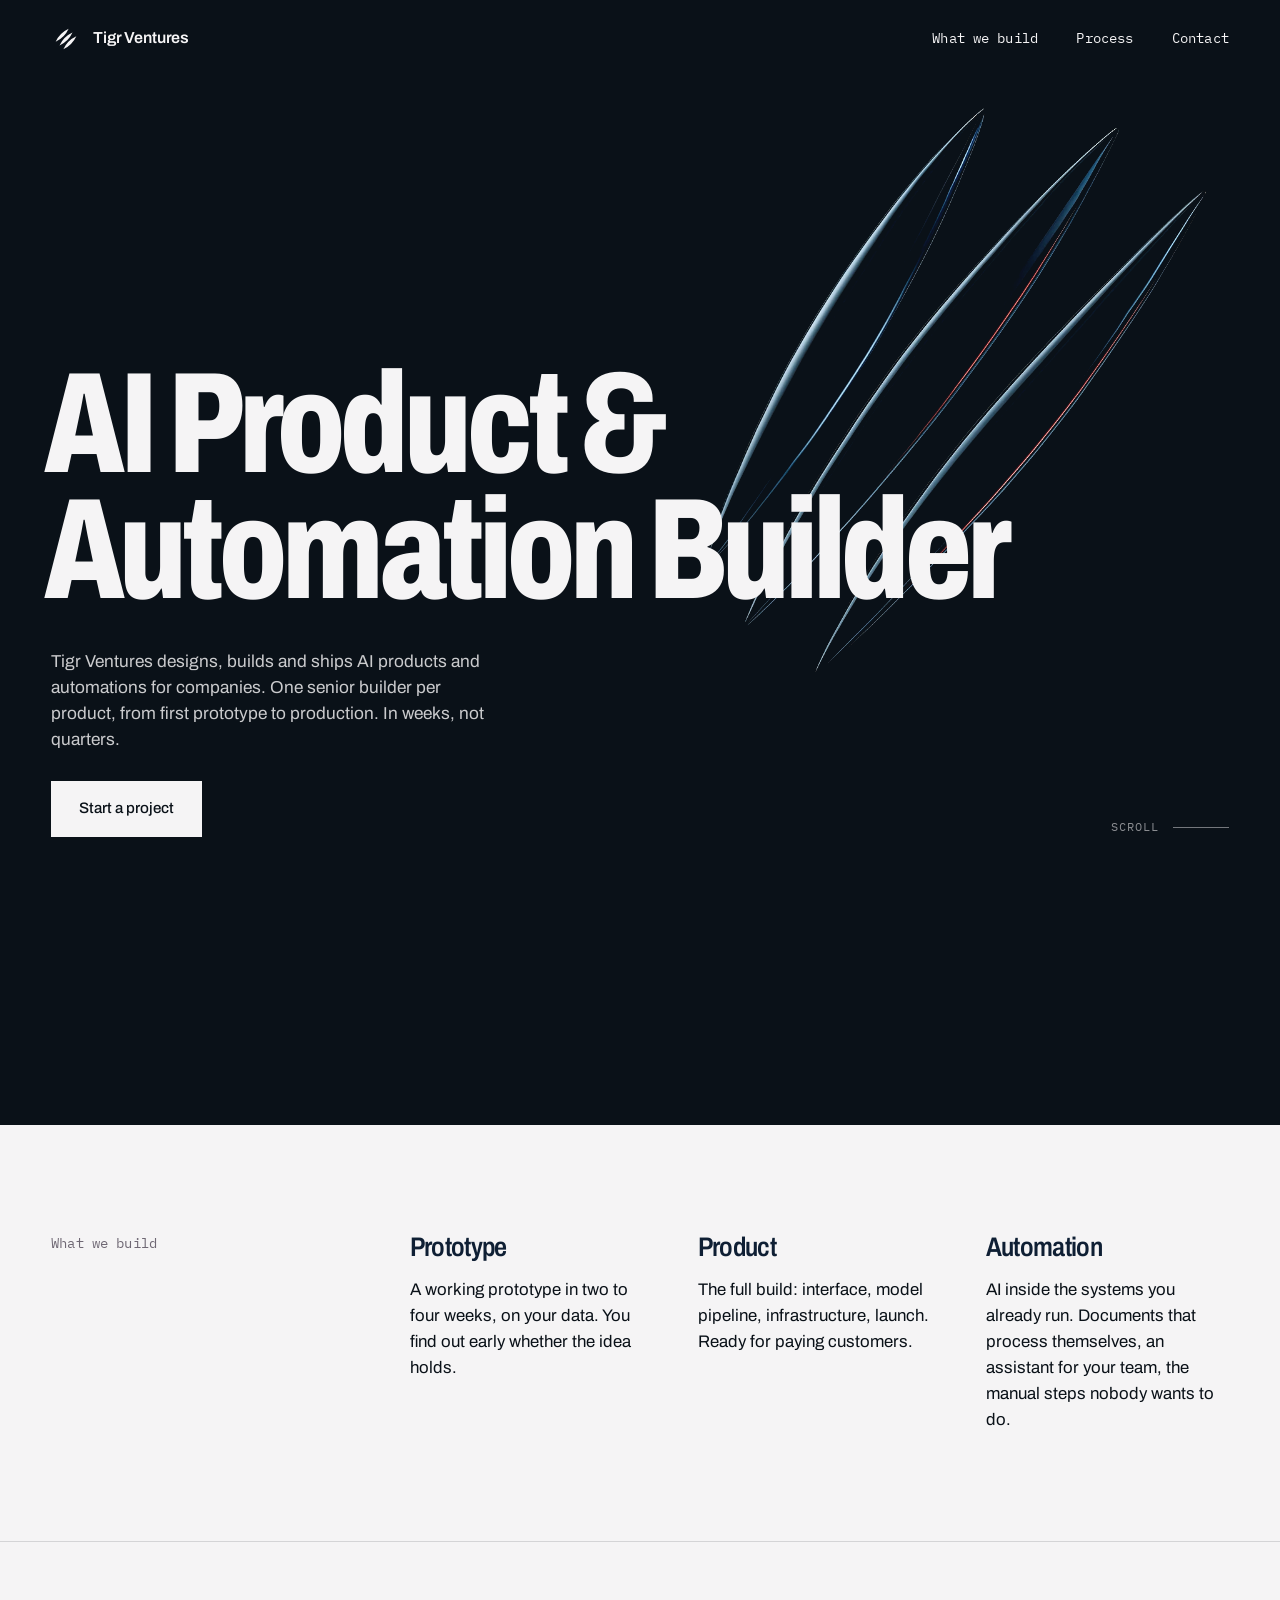
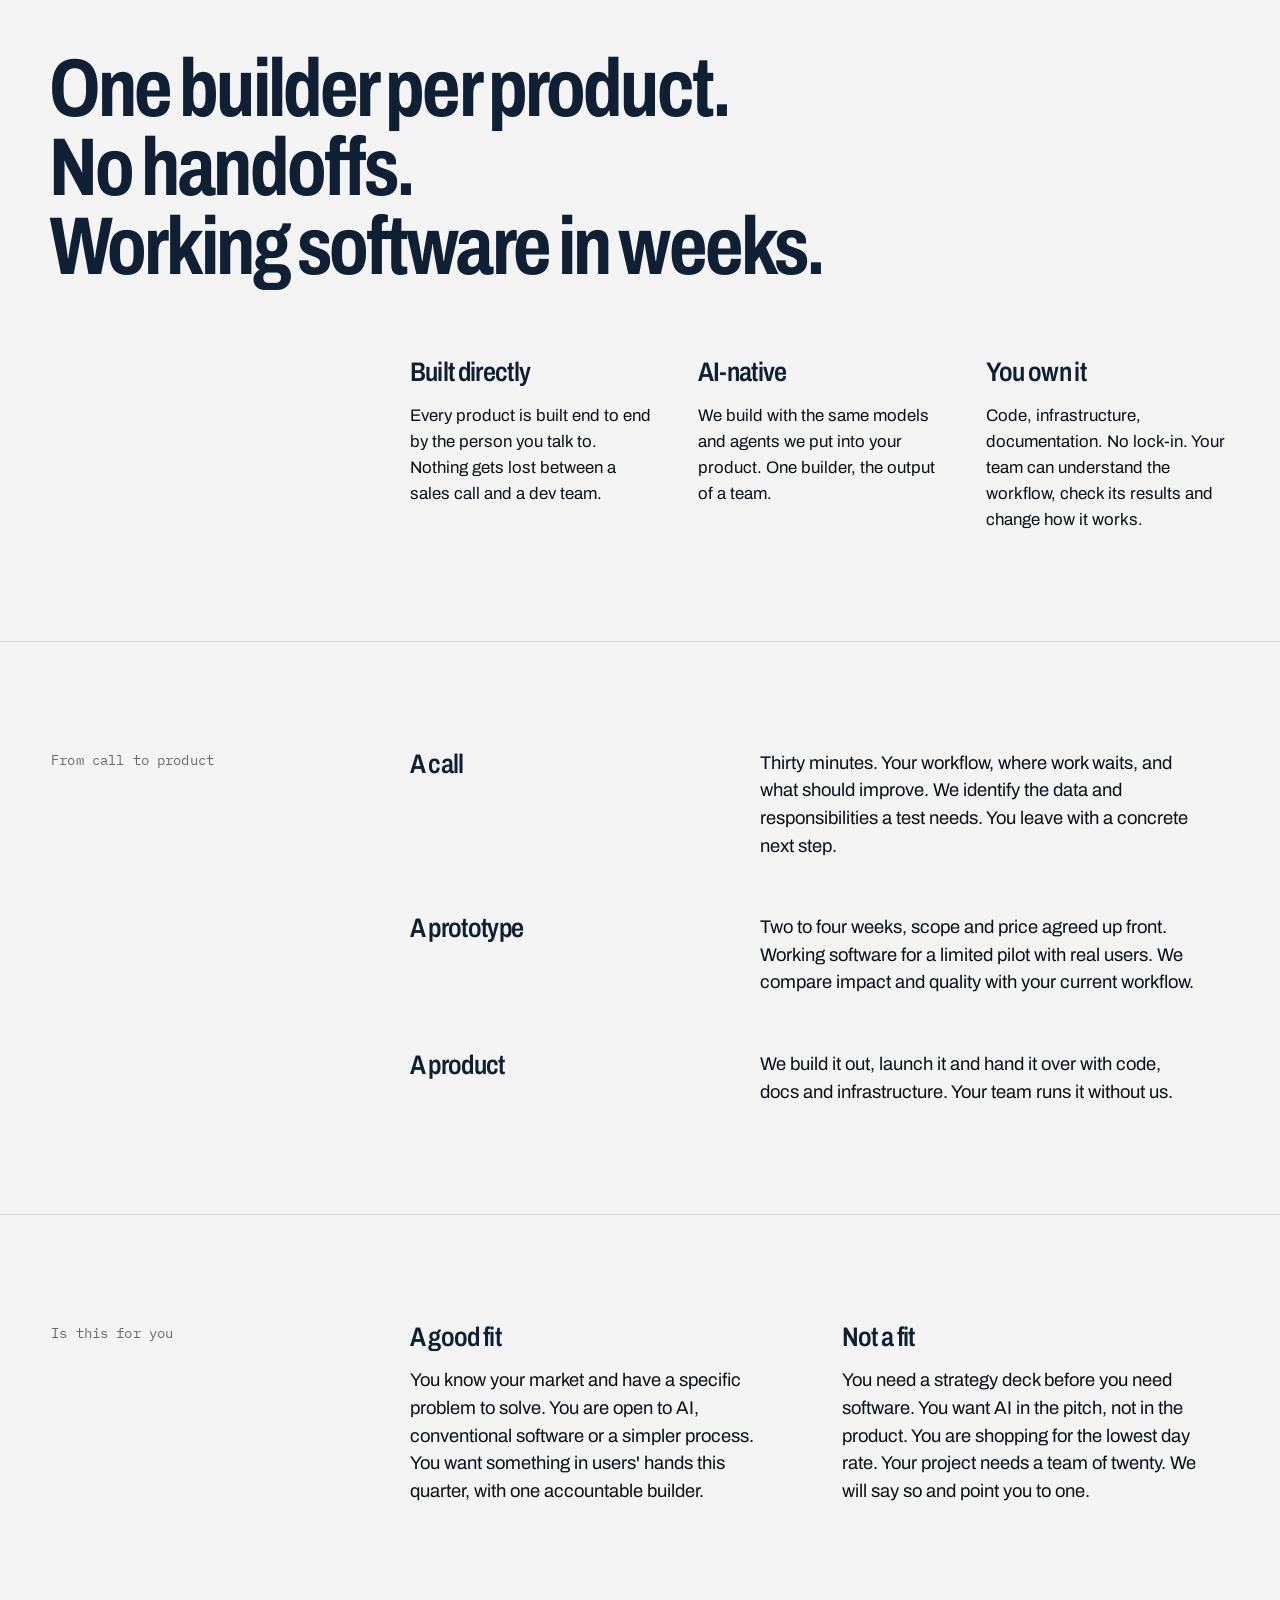
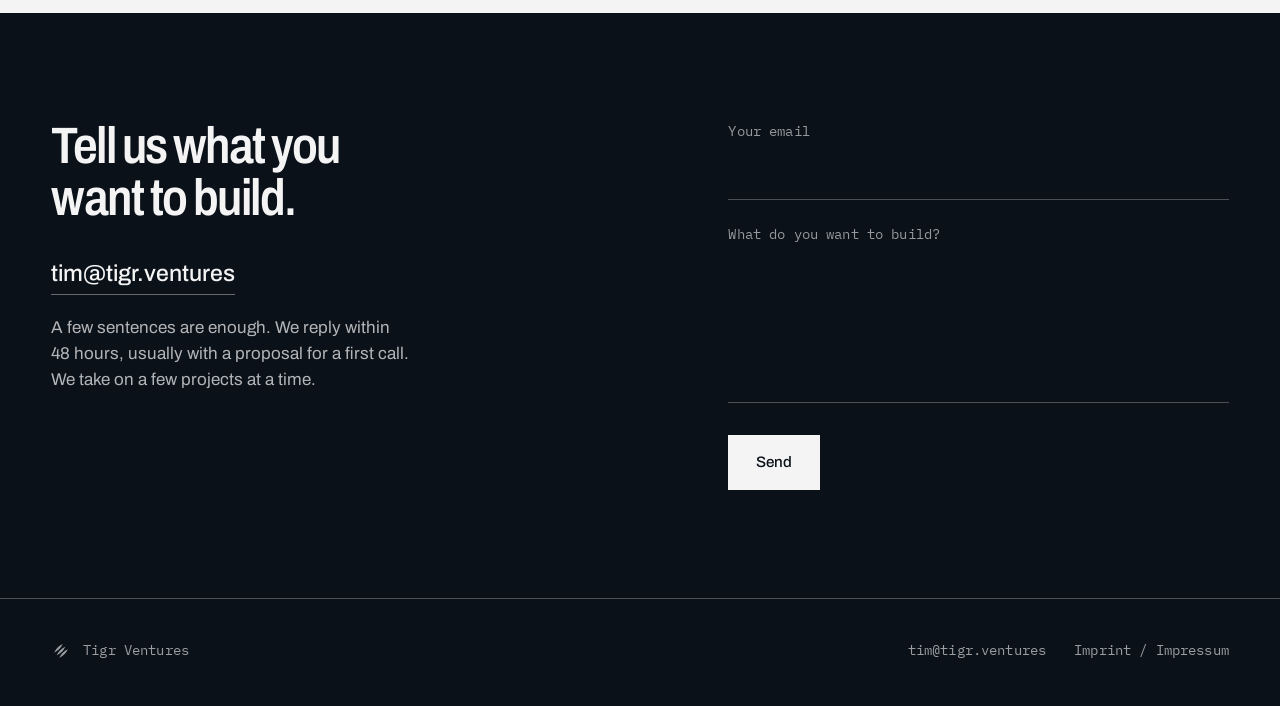
<file: index.html>
<!DOCTYPE html>
<html lang="en" class="no-js">
<head>
    <meta charset="UTF-8">
    <meta name="viewport" content="width=device-width, initial-scale=1.0">
    <meta name="description" content="Tigr Ventures builds AI products and automations for companies. One senior builder per product, from first prototype to production. Kiel, Germany.">
    <meta name="theme-color" content="#0a1118">

    <title>Tigr Ventures | AI Product &amp; Automation Builder</title>

    <meta property="og:title" content="Tigr Ventures | AI Product &amp; Automation Builder">
    <meta property="og:description" content="Tigr Ventures designs, builds and ships AI products and automations for companies. One senior builder per product. In weeks, not quarters.">
    <meta property="og:image" content="https://tigr.ventures/assets/object.webp">
    <meta property="og:type" content="website">
    <meta property="og:url" content="https://tigr.ventures/">

    <link rel="preconnect" href="https://fonts.googleapis.com">
    <link rel="preconnect" href="https://fonts.gstatic.com" crossorigin>
    <link href="https://fonts.googleapis.com/css2?family=Archivo:ital,wdth,wght@0,62..125,300..900;1,62..125,300..900&family=IBM+Plex+Mono:wght@400;500&display=swap" rel="stylesheet">

    <link rel="stylesheet" href="css/styles.css">
    <link rel="icon" type="image/svg+xml" href="assets/favicon.svg">
</head>
<body>
    <svg width="0" height="0" style="position:absolute" aria-hidden="true" focusable="false">
        <symbol id="mark" viewBox="0 0 32 32"><path d="M4.97 18.83 Q14.44 14.44 18.83 4.97 Q9.35 9.35 4.97 18.83 Z M9.07 22.93 Q18.55 18.55 22.93 9.07 Q13.45 13.45 9.07 22.93 Z M13.17 27.03 Q22.65 22.65 27.03 13.17 Q17.56 17.56 13.17 27.03 Z"/></symbol>
    </svg>

    <header class="top" id="top">
        <a href="#" class="brand" aria-label="Tigr Ventures, home">
            <svg class="mark" width="30" height="30" aria-hidden="true"><use href="#mark"/></svg>
            <span>Tigr Ventures</span>
        </a>
        <nav class="top-nav" aria-label="Main">
            <a href="#build">What we build</a>
            <a href="#process">Process</a>
            <a href="#contact">Contact</a>
        </nav>
    </header>

    <main>
        <!-- Hero: pinned stage, sequence scrubbed by scroll -->
        <section class="hero" id="hero">
            <div class="hero-stage">
                <figure class="hero-object" aria-hidden="true">
                    <img class="hero-object-still" src="assets/object.webp" alt="" width="1024" height="1024" fetchpriority="high">
                    <video class="hero-video" muted playsinline loop autoplay preload="none" tabindex="-1"
                           data-src="assets/object-1080.mp4" data-src-small="assets/object-720.mp4"></video>
                </figure>

                <div class="hero-text">
                    <h1 class="hero-title"><span>AI Product &amp;</span> <span>Automation Builder</span></h1>
                    <div class="hero-row">
                        <p class="hero-lead">Tigr Ventures designs, builds and ships AI products and automations for companies. One senior builder per product, from first prototype to production. In weeks, not quarters.</p>
                        <a href="#contact" class="btn">Start a project</a>
                    </div>
                </div>

                <div class="hero-hint" aria-hidden="true"><span>Scroll</span><i></i></div>
            </div>
        </section>

        <!-- What we build -->
        <section class="block" id="build">
            <h2 class="label">What we build</h2>
            <ol class="cols cols-3">
                <li class="reveal">
                    <h3>Prototype</h3>
                    <p>A working prototype in two to four weeks, on your data. You find out early whether the idea holds.</p>
                </li>
                <li class="reveal">
                    <h3>Product</h3>
                    <p>The full build: interface, model pipeline, infrastructure, launch. Ready for paying customers.</p>
                </li>
                <li class="reveal">
                    <h3>Automation</h3>
                    <p>AI inside the systems you already run. Documents that process themselves, an assistant for your team, the manual steps nobody wants to do.</p>
                </li>
            </ol>
        </section>

        <!-- Statement -->
        <section class="statement-block" id="how">
            <p class="statement reveal"><span>One builder per product.</span> <span>No handoffs.</span> <span>Working software in weeks.</span></p>
            <div class="points">
            <dl class="cols cols-3">
                <div class="reveal">
                    <dt>Built directly</dt>
                    <dd>Every product is built end to end by the person you talk to. Nothing gets lost between a sales call and a dev team.</dd>
                </div>
                <div class="reveal">
                    <dt>AI-native</dt>
                    <dd>We build with the same models and agents we put into your product. One builder, the output of a team.</dd>
                </div>
                <div class="reveal">
                    <dt>You own it</dt>
                    <dd>Code, infrastructure, documentation. No lock-in. Your team can understand the workflow, check its results and change how it works.</dd>
                </div>
            </dl>
            </div>
        </section>

        <!-- Process -->
        <section class="block" id="process">
            <h2 class="label">From call to product</h2>
            <ol class="rows">
                <li class="reveal">
                    <h3>A call</h3>
                    <p>Thirty minutes. Your workflow, where work waits, and what should improve. We identify the data and responsibilities a test needs. You leave with a concrete next step.</p>
                </li>
                <li class="reveal">
                    <h3>A prototype</h3>
                    <p>Two to four weeks, scope and price agreed up front. Working software for a limited pilot with real users. We compare impact and quality with your current workflow.</p>
                </li>
                <li class="reveal">
                    <h3>A product</h3>
                    <p>We build it out, launch it and hand it over with code, docs and infrastructure. Your team runs it without us.</p>
                </li>
            </ol>
        </section>

        <!-- Fit -->
        <section class="block" id="fit">
            <h2 class="label">Is this for you</h2>
            <div class="fit">
                <div class="reveal">
                    <h3>A good fit</h3>
                    <p>You know your market and have a specific problem to solve. You are open to AI, conventional software or a simpler process. You want something in users' hands this quarter, with one accountable builder.</p>
                </div>
                <div class="reveal">
                    <h3>Not a fit</h3>
                    <p>You need a strategy deck before you need software. You want AI in the pitch, not in the product. You are shopping for the lowest day rate. Your project needs a team of twenty. We will say so and point you to one.</p>
                </div>
            </div>
        </section>

        <!-- Contact -->
        <section class="contact" id="contact">
            <div class="contact-inner">
                <div class="contact-copy">
                    <h2>Tell us what you want to build.</h2>
                    <a class="contact-mail" href="mailto:tim@tigr.ventures">tim@tigr.ventures</a>
                    <p>A few sentences are enough. We reply within 48 hours, usually with a proposal for a first call. We take on a few projects at a time.</p>
                </div>

                <form class="form" action="https://formspree.io/f/xlgjwyka" method="POST" id="inquiryForm">
                    <div class="field">
                        <label for="email">Your email</label>
                        <input type="email" id="email" name="email" required autocomplete="email">
                    </div>
                    <div class="field">
                        <label for="message">What do you want to build?</label>
                        <textarea id="message" name="message" rows="5" required></textarea>
                    </div>
                    <button type="submit" class="btn">Send</button>
                </form>

                <div class="form-success" id="formSuccess" hidden>
                    <p>Thanks. Your message is in. We will get back to you within 48 hours.</p>
                </div>
            </div>
        </section>
    </main>

    <footer class="footer">
        <div class="footer-inner">
            <p class="footer-brand">
                <svg class="mark" width="20" height="20" aria-hidden="true"><use href="#mark"/></svg>
                <span>Tigr Ventures</span>
            </p>
            <p class="footer-links">
                <a href="mailto:tim@tigr.ventures">tim@tigr.ventures</a>
                <a href="#imprint" id="imprintLink">Imprint / Impressum</a>
            </p>
        </div>
    </footer>

    <!-- Imprint / Impressum Modal -->
    <div class="modal" id="imprintModal" role="dialog" aria-modal="true" aria-labelledby="imprintTitle" hidden>
        <div class="modal-backdrop" data-close></div>
        <div class="modal-dialog" role="document">
            <button type="button" class="modal-close" aria-label="Close" data-close>
                <svg width="20" height="20" viewBox="0 0 20 20" fill="none" aria-hidden="true">
                    <path d="M5 5L15 15M15 5L5 15" stroke="currentColor" stroke-width="1.5" stroke-linecap="round"/>
                </svg>
            </button>
            <h2 class="modal-title" id="imprintTitle">Impressum <span>/ Imprint</span></h2>
            <div class="imprint-grid">
                <div class="imprint-col" lang="de">
                    <h3>Deutsch</h3>
                    <h4>Angaben gemäß § 5 DDG</h4>
                    <p>Tigr Ventures UG (haftungsbeschränkt)<br>Kuhnkestraße 6<br>24118 Kiel<br>Deutschland</p>
                    <h4>Vertreten durch</h4>
                    <p>Geschäftsführer: Tim Grossmann</p>
                    <h4>Kontakt</h4>
                    <p>E-Mail: <a href="mailto:tim@tigr.ventures">tim@tigr.ventures</a></p>
                    <h4>Registereintrag</h4>
                    <p>Eingetragen im Handelsregister<br>Registergericht: Amtsgericht Kiel<br>Registernummer: HRB 25140</p>
                    <h4>Umsatzsteuer-ID</h4>
                    <p>Umsatzsteuer-Identifikationsnummer gemäß § 27a UStG:<br>DE421916464</p>
                    <h4>Verantwortlich für den Inhalt nach § 18 Abs. 2 MStV</h4>
                    <p>Tim Grossmann (Anschrift wie oben)</p>
                </div>
                <div class="imprint-col" lang="en">
                    <h3>English</h3>
                    <h4>Information pursuant to § 5 DDG</h4>
                    <p>Tigr Ventures UG (haftungsbeschränkt)<br>Kuhnkestraße 6<br>24118 Kiel<br>Germany</p>
                    <h4>Represented by</h4>
                    <p>Managing Director: Tim Grossmann</p>
                    <h4>Contact</h4>
                    <p>Email: <a href="mailto:tim@tigr.ventures">tim@tigr.ventures</a></p>
                    <h4>Commercial register</h4>
                    <p>Registered in the commercial register<br>Register court: Local Court (Amtsgericht) Kiel<br>Registration number: HRB 25140</p>
                    <h4>VAT</h4>
                    <p>VAT identification number pursuant to § 27a UStG:<br>DE421916464</p>
                    <h4>Responsible for content pursuant to § 18 (2) MStV</h4>
                    <p>Tim Grossmann (address as above)</p>
                </div>
            </div>
        </div>
    </div>

    <script src="js/main.js"></script>
</body>
</html>
</file>
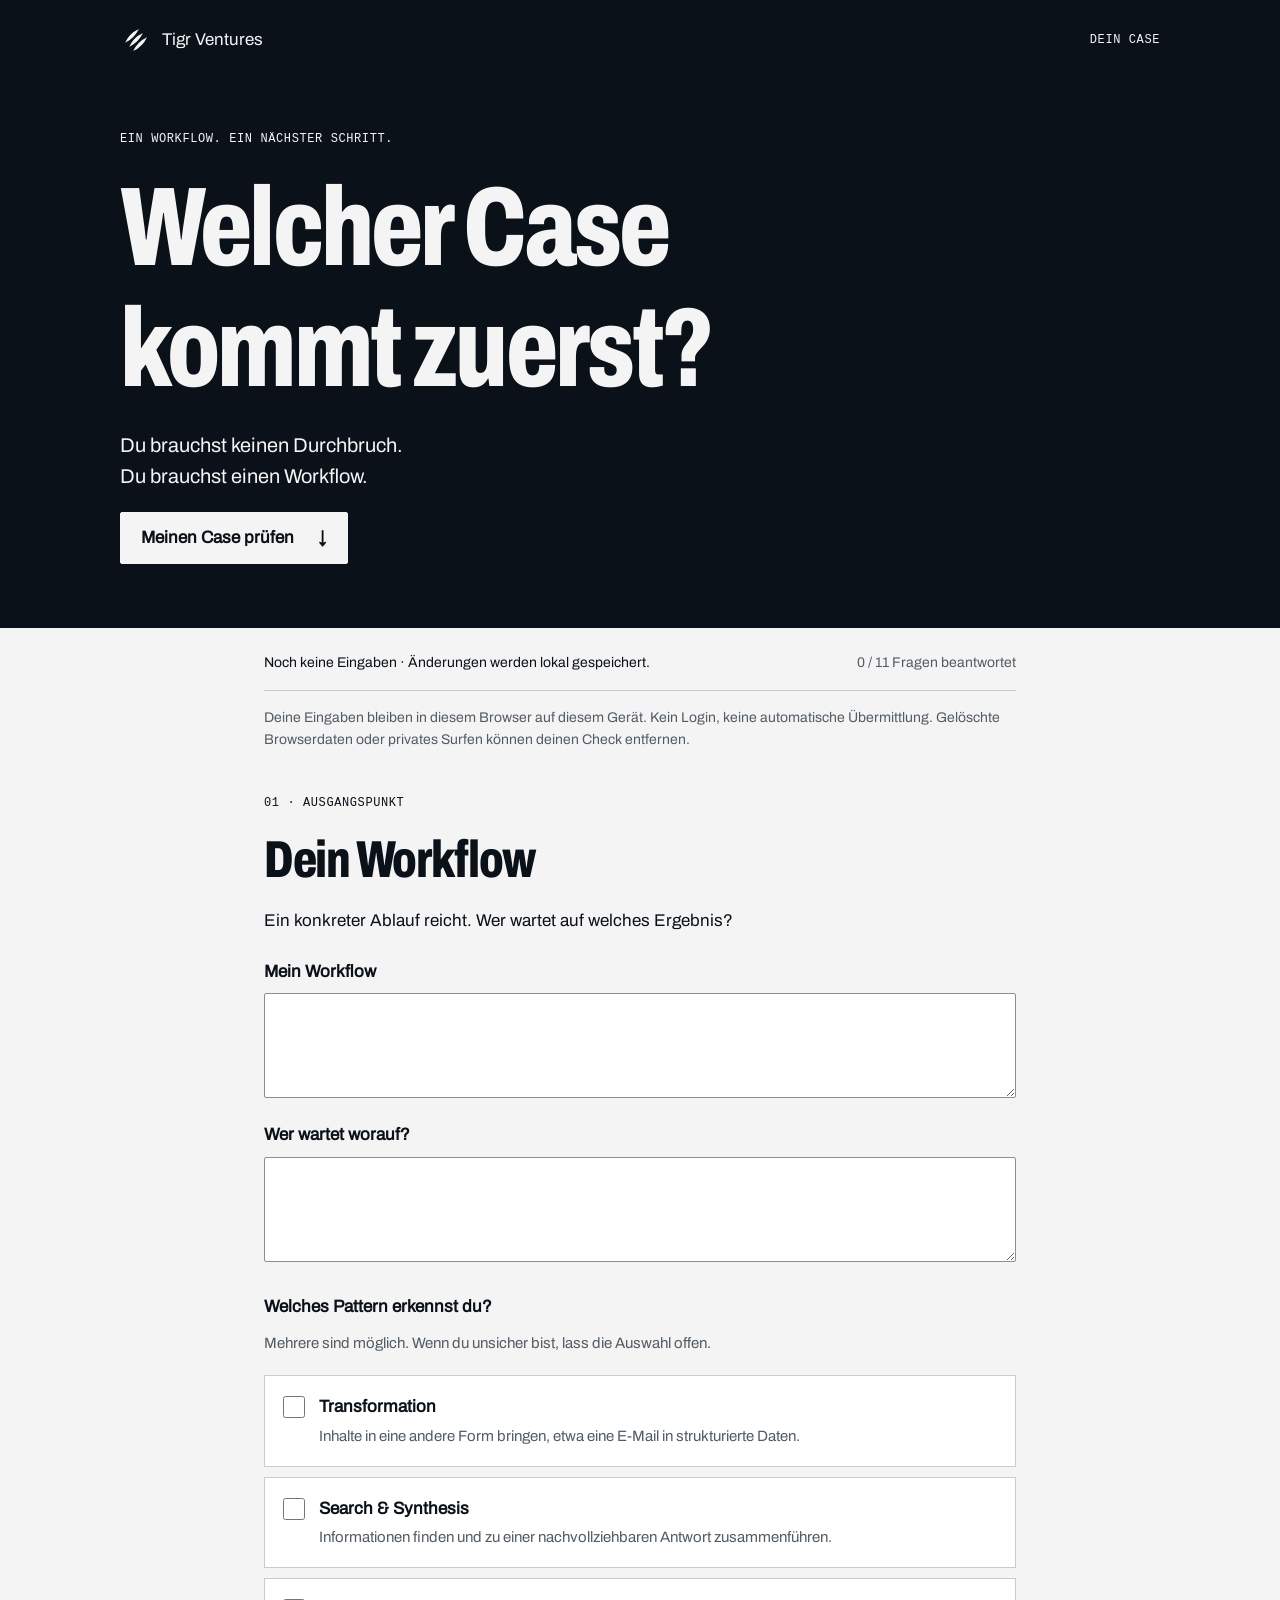
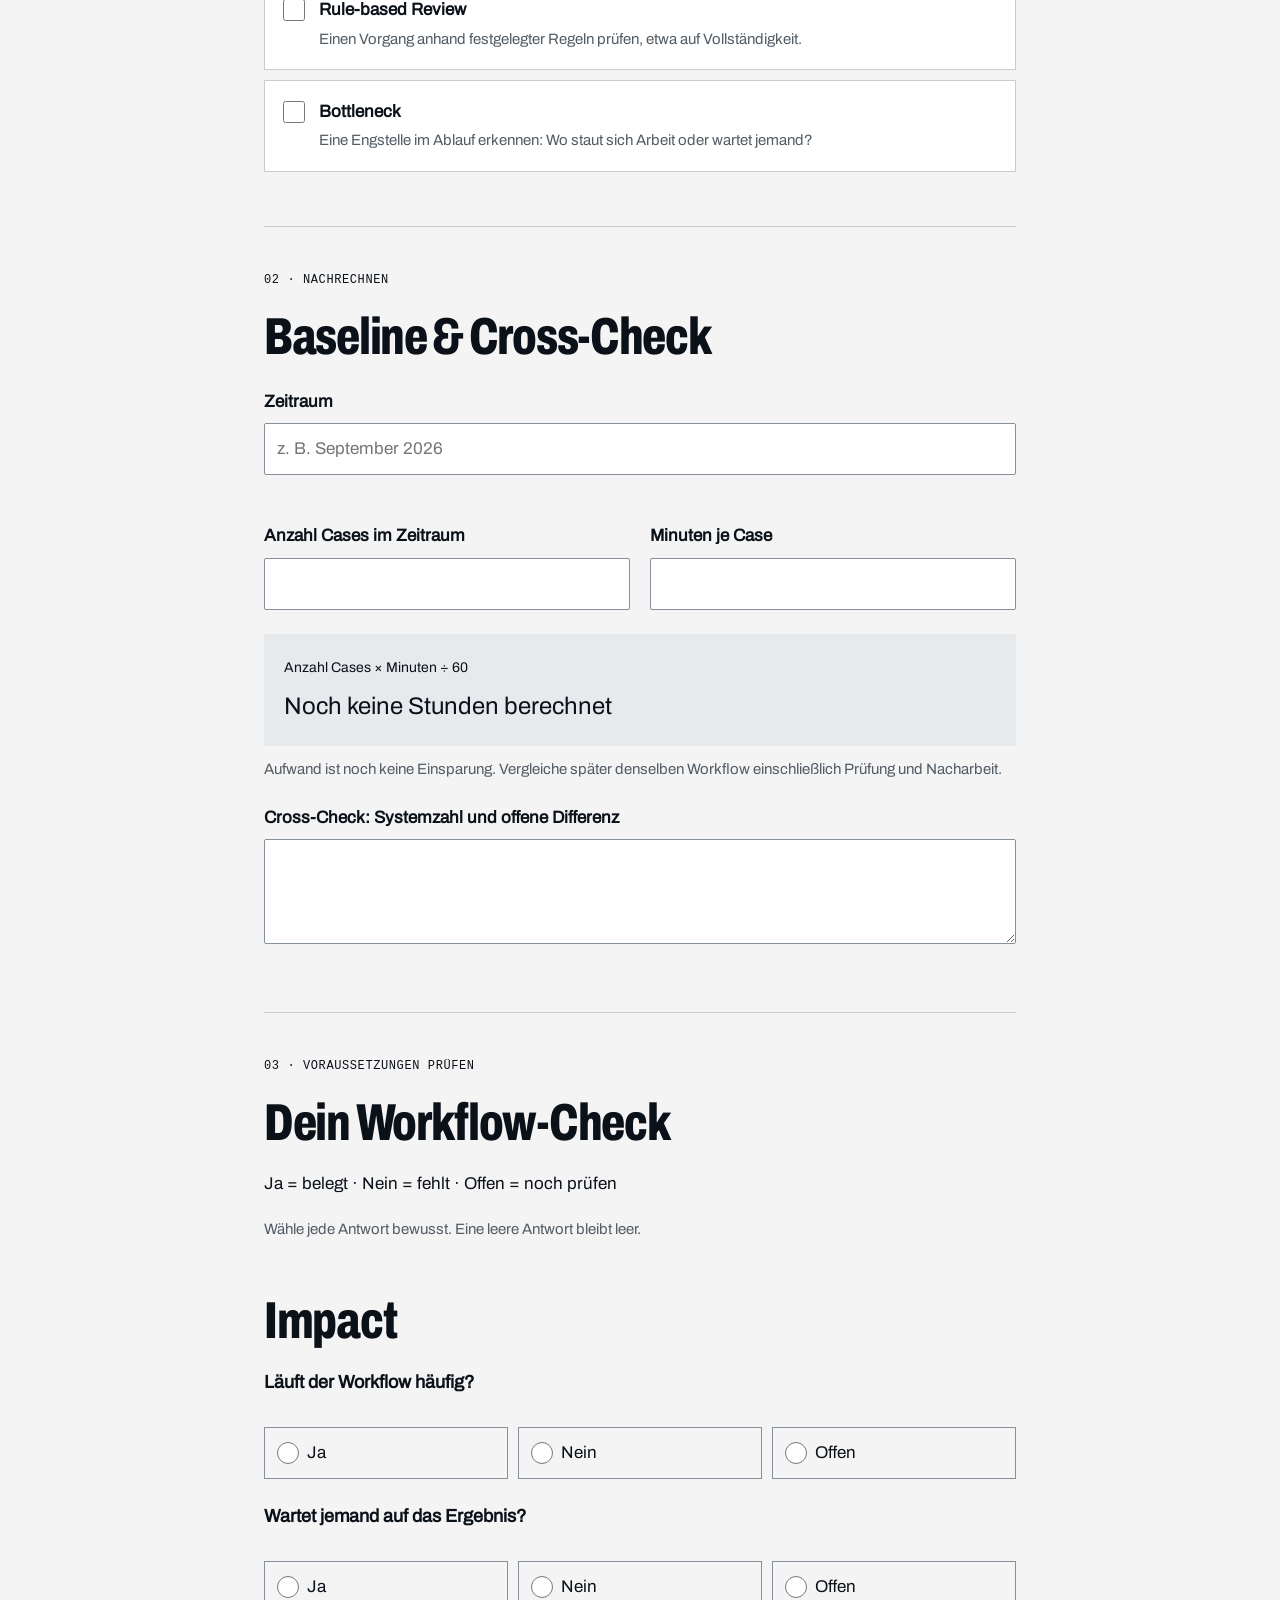
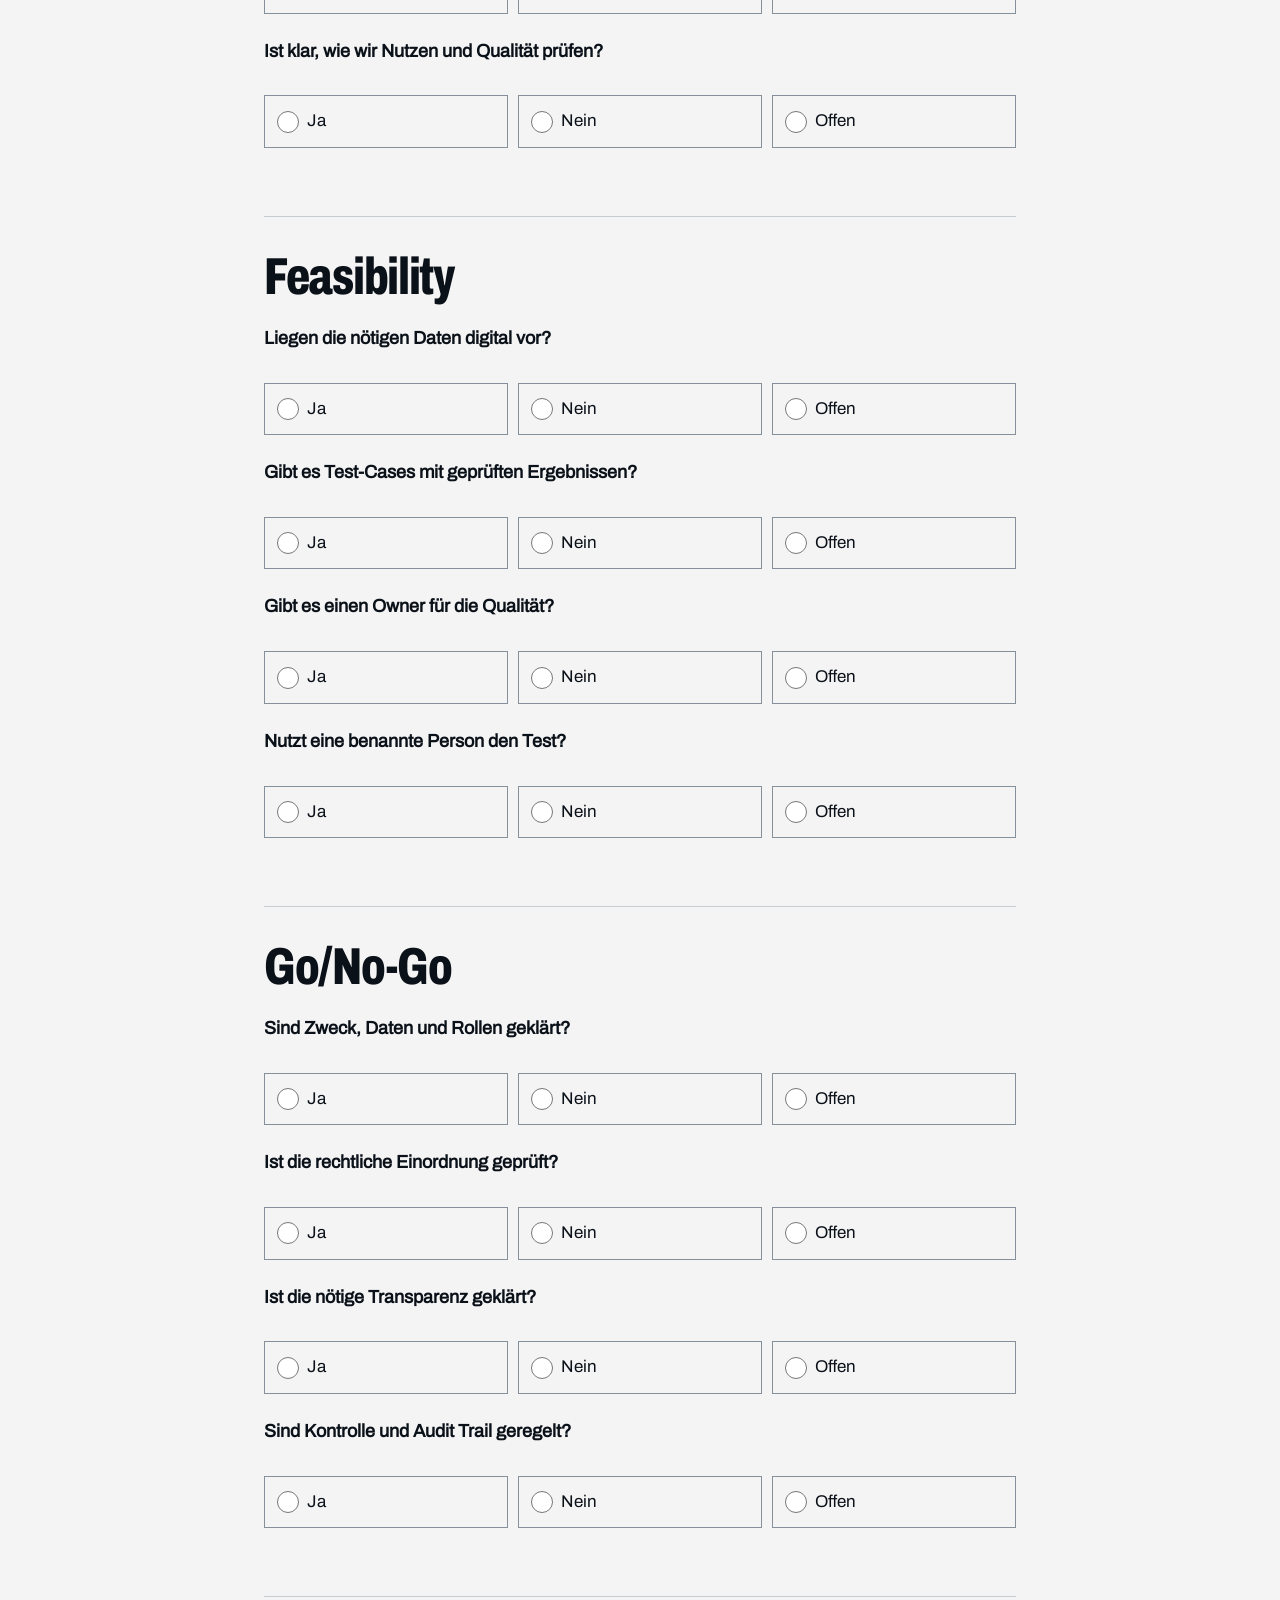
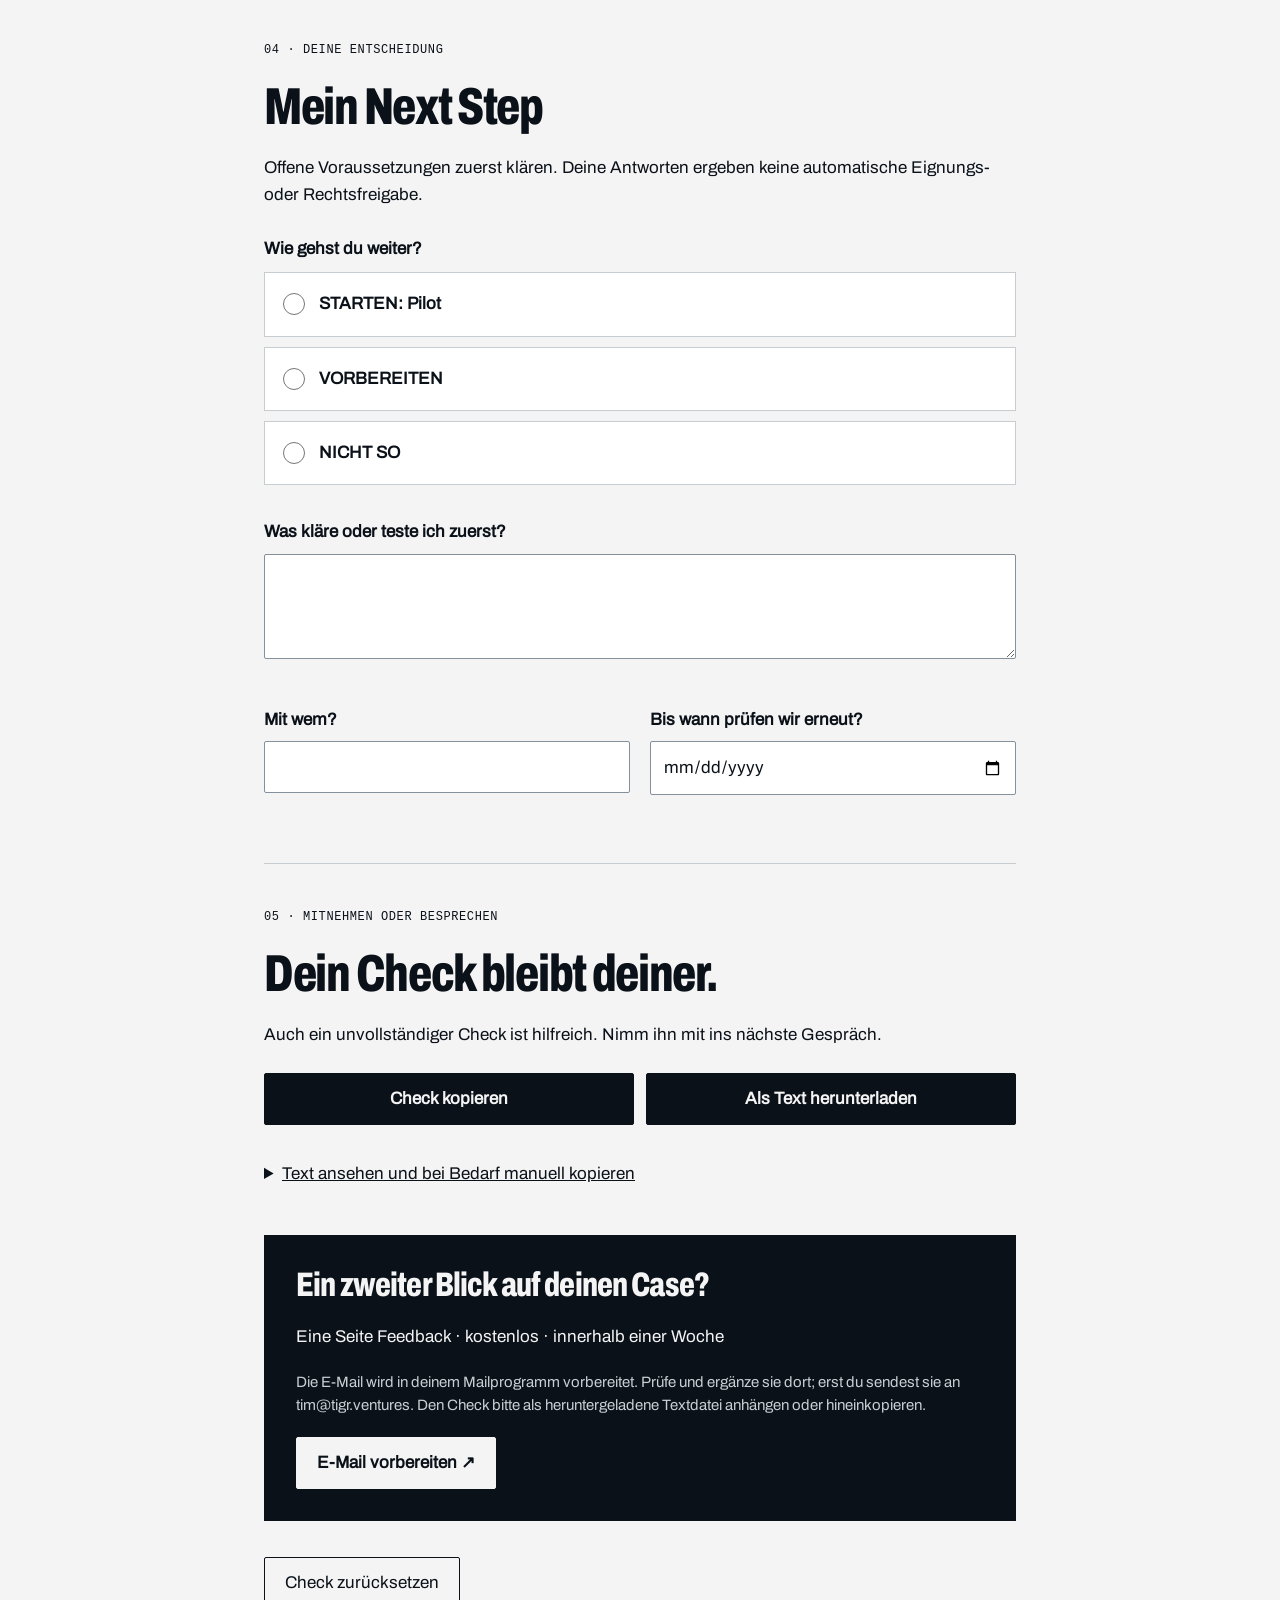
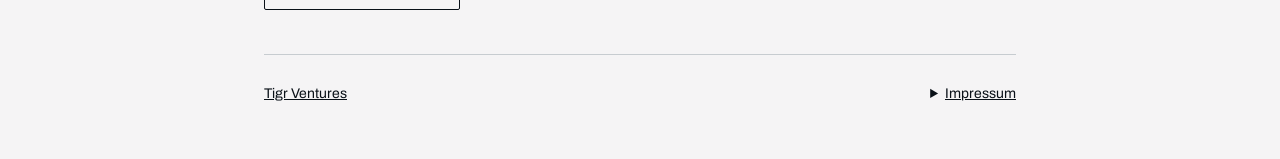
<file: case-check/index.html>
<!doctype html>
<html lang="de">
<head>
<meta charset="utf-8">
<meta name="viewport" content="width=device-width, initial-scale=1">
<meta name="theme-color" content="#0a1118">
<meta name="description" content="Dein Workflow-Check: Impact, Feasibility und Go/No-Go. Lokal speichern, offenen Fragen nachgehen und den nächsten Schritt festlegen.">
<title>Dein Workflow-Check · TIGR Ventures</title>
<link rel="icon" href="/assets/favicon.svg">
<link rel="stylesheet" href="./style.css">
<script src="./check.js" defer>
</script>
</head>
<body>
<a class="skip" href="#check">Zum Check</a>
<header class="mast">
<a class="brand" href="/">
<svg width="32" height="32" viewBox="0 0 32 32" fill="currentColor" aria-hidden="true">
<path d="M4.97 18.83 Q14.44 14.44 18.83 4.97 Q9.35 9.35 4.97 18.83 Z M9.07 22.93 Q18.55 18.55 22.93 9.07 Q13.45 13.45 9.07 22.93 Z M13.17 27.03 Q22.65 22.65 27.03 13.17 Q17.56 17.56 13.17 27.03 Z"/>
</svg>Tigr Ventures</a>
<span class="eyebrow">Dein Case</span>
</header>
<main>
<div class="intro">
<p class="eyebrow">Ein Workflow. Ein nächster Schritt.</p>
<h1>Welcher Case<br>kommt zuerst?</h1>
<p>Du brauchst keinen Durchbruch.<br>Du brauchst einen Workflow.</p>
<a class="button light" href="#check">Meinen Case prüfen <span aria-hidden="true">↓</span>
</a>
</div>
<div class="workspace">
<div class="savebar">
<p id="save-status" role="status" aria-live="polite">Speicher wird geprüft …</p>
<span id="progress">0 / 11 Fragen beantwortet</span>
</div>
<p class="privacy">Deine Eingaben bleiben in diesem Browser auf diesem Gerät. Kein Login, keine automatische Übermittlung. Gelöschte Browserdaten oder privates Surfen können deinen Check entfernen.</p>
<noscript>
<p>Bitte aktiviere JavaScript, um automatisch zu speichern, den Aufwand zu berechnen und deinen Check zu exportieren. Ohne JavaScript werden Eingaben nicht gespeichert.</p>
</noscript>
<form id="check" autocomplete="off">
<section class="section" aria-labelledby="workflow-heading">
<p class="eyebrow">01 · Ausgangspunkt</p>
<h2 id="workflow-heading">Dein Workflow</h2>
<p>Ein konkreter Ablauf reicht. Wer wartet auf welches Ergebnis?</p>
<label class="field" for="workflow">Mein Workflow<textarea id="workflow" name="workflow" rows="3" maxlength="5000">
</textarea>
</label>
<label class="field" for="waiting">Wer wartet worauf?<textarea id="waiting" name="waiting" rows="3" maxlength="5000">
</textarea>
</label>
<fieldset class="patterns">
<legend>Welches Pattern erkennst du?</legend>
<p class="hint">Mehrere sind möglich. Wenn du unsicher bist, lass die Auswahl offen.</p>
<label class="pattern">
<input type="checkbox" name="pattern0" value="Transformation">
<span>
<strong>Transformation</strong>
<small>Inhalte in eine andere Form bringen, etwa eine E-Mail in strukturierte Daten.</small>
</span>
</label>
<label class="pattern">
<input type="checkbox" name="pattern1" value="Search &amp; Synthesis">
<span>
<strong>Search &amp; Synthesis</strong>
<small>Informationen finden und zu einer nachvollziehbaren Antwort zusammenführen.</small>
</span>
</label>
<label class="pattern">
<input type="checkbox" name="pattern2" value="Rule-based Review">
<span>
<strong>Rule-based Review</strong>
<small>Einen Vorgang anhand festgelegter Regeln prüfen, etwa auf Vollständigkeit.</small>
</span>
</label>
<label class="pattern">
<input type="checkbox" name="pattern3" value="Bottleneck">
<span>
<strong>Bottleneck</strong>
<small>Eine Engstelle im Ablauf erkennen: Wo staut sich Arbeit oder wartet jemand?</small>
</span>
</label>
</fieldset>
</section>
<section class="section" aria-labelledby="baseline-heading">
<p class="eyebrow">02 · Nachrechnen</p>
<h2 id="baseline-heading">Baseline &amp; Cross-Check</h2>
<label class="field" for="period">Zeitraum<input id="period" name="period" maxlength="500" placeholder="z. B. September 2026">
</label>
<div class="pair">
<label class="field" for="cases">Anzahl Cases im Zeitraum<input id="cases" name="cases" maxlength="500" inputmode="numeric" aria-describedby="calculation">
</label>
<label class="field" for="minutes">Minuten je Case<input id="minutes" name="minutes" maxlength="500" inputmode="decimal" aria-describedby="calculation">
</label>
</div>
<div class="calculation" id="calculation">
<span>Anzahl Cases × Minuten ÷ 60</span>
<output id="hours" for="cases minutes">Noch keine Stunden berechnet</output>
</div>
<p class="hint">Aufwand ist noch keine Einsparung. Vergleiche später denselben Workflow einschließlich Prüfung und Nacharbeit.</p>
<label class="field" for="crosscheck">Cross-Check: Systemzahl und offene Differenz<textarea id="crosscheck" name="crosscheck" rows="3" maxlength="5000">
</textarea>
</label>
</section>
<div class="check-intro">
<p class="eyebrow">03 · Voraussetzungen prüfen</p>
<h2>Dein Workflow-Check</h2>
<p>Ja = belegt · Nein = fehlt · Offen = noch prüfen</p>
<p class="hint">Wähle jede Antwort bewusst. Eine leere Antwort bleibt leer.</p>
</div>
<section class="section questions" aria-labelledby="group-0">
<h2 id="group-0">Impact</h2>
<fieldset class="question">
<legend>Läuft der Workflow häufig?</legend>
<div class="answers">
<label>
<input type="radio" name="q0" value="Ja">
<span>Ja</span>
</label>
<label>
<input type="radio" name="q0" value="Nein">
<span>Nein</span>
</label>
<label>
<input type="radio" name="q0" value="Offen">
<span>Offen</span>
</label>
</div>
</fieldset>
<fieldset class="question">
<legend>Wartet jemand auf das Ergebnis?</legend>
<div class="answers">
<label>
<input type="radio" name="q1" value="Ja">
<span>Ja</span>
</label>
<label>
<input type="radio" name="q1" value="Nein">
<span>Nein</span>
</label>
<label>
<input type="radio" name="q1" value="Offen">
<span>Offen</span>
</label>
</div>
</fieldset>
<fieldset class="question">
<legend>Ist klar, wie wir Nutzen und Qualität prüfen?</legend>
<div class="answers">
<label>
<input type="radio" name="q2" value="Ja">
<span>Ja</span>
</label>
<label>
<input type="radio" name="q2" value="Nein">
<span>Nein</span>
</label>
<label>
<input type="radio" name="q2" value="Offen">
<span>Offen</span>
</label>
</div>
</fieldset>
</section>
<section class="section questions" aria-labelledby="group-3">
<h2 id="group-3">Feasibility</h2>
<fieldset class="question">
<legend>Liegen die nötigen Daten digital vor?</legend>
<div class="answers">
<label>
<input type="radio" name="q3" value="Ja">
<span>Ja</span>
</label>
<label>
<input type="radio" name="q3" value="Nein">
<span>Nein</span>
</label>
<label>
<input type="radio" name="q3" value="Offen">
<span>Offen</span>
</label>
</div>
</fieldset>
<fieldset class="question">
<legend>Gibt es Test-Cases mit geprüften Ergebnissen?</legend>
<div class="answers">
<label>
<input type="radio" name="q4" value="Ja">
<span>Ja</span>
</label>
<label>
<input type="radio" name="q4" value="Nein">
<span>Nein</span>
</label>
<label>
<input type="radio" name="q4" value="Offen">
<span>Offen</span>
</label>
</div>
</fieldset>
<fieldset class="question">
<legend>Gibt es einen Owner für die Qualität?</legend>
<div class="answers">
<label>
<input type="radio" name="q5" value="Ja">
<span>Ja</span>
</label>
<label>
<input type="radio" name="q5" value="Nein">
<span>Nein</span>
</label>
<label>
<input type="radio" name="q5" value="Offen">
<span>Offen</span>
</label>
</div>
</fieldset>
<fieldset class="question">
<legend>Nutzt eine benannte Person den Test?</legend>
<div class="answers">
<label>
<input type="radio" name="q6" value="Ja">
<span>Ja</span>
</label>
<label>
<input type="radio" name="q6" value="Nein">
<span>Nein</span>
</label>
<label>
<input type="radio" name="q6" value="Offen">
<span>Offen</span>
</label>
</div>
</fieldset>
</section>
<section class="section questions" aria-labelledby="group-7">
<h2 id="group-7">Go/No-Go</h2>
<fieldset class="question">
<legend>Sind Zweck, Daten und Rollen geklärt?</legend>
<div class="answers">
<label>
<input type="radio" name="q7" value="Ja">
<span>Ja</span>
</label>
<label>
<input type="radio" name="q7" value="Nein">
<span>Nein</span>
</label>
<label>
<input type="radio" name="q7" value="Offen">
<span>Offen</span>
</label>
</div>
</fieldset>
<fieldset class="question">
<legend>Ist die rechtliche Einordnung geprüft?</legend>
<div class="answers">
<label>
<input type="radio" name="q8" value="Ja">
<span>Ja</span>
</label>
<label>
<input type="radio" name="q8" value="Nein">
<span>Nein</span>
</label>
<label>
<input type="radio" name="q8" value="Offen">
<span>Offen</span>
</label>
</div>
</fieldset>
<fieldset class="question">
<legend>Ist die nötige Transparenz geklärt?</legend>
<div class="answers">
<label>
<input type="radio" name="q9" value="Ja">
<span>Ja</span>
</label>
<label>
<input type="radio" name="q9" value="Nein">
<span>Nein</span>
</label>
<label>
<input type="radio" name="q9" value="Offen">
<span>Offen</span>
</label>
</div>
</fieldset>
<fieldset class="question">
<legend>Sind Kontrolle und Audit Trail geregelt?</legend>
<div class="answers">
<label>
<input type="radio" name="q10" value="Ja">
<span>Ja</span>
</label>
<label>
<input type="radio" name="q10" value="Nein">
<span>Nein</span>
</label>
<label>
<input type="radio" name="q10" value="Offen">
<span>Offen</span>
</label>
</div>
</fieldset>
</section>
<section class="section" aria-labelledby="next-heading">
<p class="eyebrow">04 · Deine Entscheidung</p>
<h2 id="next-heading">Mein Next Step</h2>
<p>Offene Voraussetzungen zuerst klären. Deine Antworten ergeben keine automatische Eignungs- oder Rechtsfreigabe.</p>
<fieldset class="decision">
<legend>Wie gehst du weiter?</legend>
<label class="pattern">
<input type="radio" name="decision" value="STARTEN: Pilot">
<strong>STARTEN: Pilot</strong>
</label>
<label class="pattern">
<input type="radio" name="decision" value="VORBEREITEN">
<strong>VORBEREITEN</strong>
</label>
<label class="pattern">
<input type="radio" name="decision" value="NICHT SO">
<strong>NICHT SO</strong>
</label>
</fieldset>
<label class="field" for="first">Was kläre oder teste ich zuerst?<textarea id="first" name="first" rows="3" maxlength="5000">
</textarea>
</label>
<div class="pair">
<label class="field" for="who">Mit wem?<input id="who" name="who" maxlength="500" >
</label>
<label class="field" for="when">Bis wann prüfen wir erneut?<input id="when" name="when" maxlength="500" type="date">
</label>
</div>
</section>
</form>
<section class="section export" aria-labelledby="export-heading">
<p class="eyebrow">05 · Mitnehmen oder besprechen</p>
<h2 id="export-heading">Dein Check bleibt deiner.</h2>
<p>Auch ein unvollständiger Check ist hilfreich. Nimm ihn mit ins nächste Gespräch.</p>
<div class="actions">
<button type="button" id="copy">Check kopieren</button>
<button type="button" id="download">Als Text herunterladen</button>
</div>
<p id="export-status" role="status">
</p>
<details id="preview">
<summary>Text ansehen und bei Bedarf manuell kopieren</summary>
<label class="field" for="export-text">Dein Check als Text<textarea id="export-text" rows="12" readonly>
</textarea>
</label>
</details>
<div class="contact">
<h3>Ein zweiter Blick auf deinen Case?</h3>
<p>Eine Seite Feedback · kostenlos · innerhalb einer Woche</p>
<p class="hint">Die E-Mail wird in deinem Mailprogramm vorbereitet. Prüfe und ergänze sie dort; erst du sendest sie an tim@tigr.ventures. Den Check bitte als heruntergeladene Textdatei anhängen oder hineinkopieren.</p>
<a class="button light" id="email" href="mailto:tim@tigr.ventures?subject=Mein%20Workflow-Check&amp;body=Hallo%20Tim%2C%0A%0Aich%20m%C3%B6chte%20deinen%20Blick%20auf%20meinen%20Workflow-Check.%20Meinen%20Check%20f%C3%BCge%20ich%20vor%20dem%20Senden%20hinzu.%0A">E-Mail vorbereiten ↗</a>
</div>
<button class="reset" id="reset" type="button">Check zurücksetzen</button>
</section>
</div>
</main>
<footer>
<a href="/">Tigr Ventures</a>
<details class="legal"><summary>Impressum</summary>

                    <h4>Angaben gemäß § 5 DDG</h4>
                    <p>Tigr Ventures UG (haftungsbeschränkt)<br>Kuhnkestraße 6<br>24118 Kiel<br>Deutschland</p>
                    <h4>Vertreten durch</h4>
                    <p>Geschäftsführer: Tim Grossmann</p>
                    <h4>Kontakt</h4>
                    <p>E-Mail: <a href="mailto:tim@tigr.ventures">tim@tigr.ventures</a></p>
                    <h4>Registereintrag</h4>
                    <p>Eingetragen im Handelsregister<br>Registergericht: Amtsgericht Kiel<br>Registernummer: HRB 25140</p>
                    <h4>Umsatzsteuer-ID</h4>
                    <p>Umsatzsteuer-Identifikationsnummer gemäß § 27a UStG:<br>DE421916464</p>
                    <h4>Verantwortlich für den Inhalt nach § 18 Abs. 2 MStV</h4>
                    <p>Tim Grossmann (Anschrift wie oben)</p>
                </details>
</footer>
<dialog id="reset-dialog" aria-labelledby="reset-title">
<h2 id="reset-title">Check wirklich löschen?</h2>
<p>Alle Eingaben dieses Checks werden aus diesem Browser entfernt. Lade vorher eine Kopie herunter, wenn du sie behalten möchtest.</p>
<div class="actions">
<button id="cancel-reset" type="button" autofocus>Behalten</button>
<button id="confirm-reset" type="button">Ja, Check löschen</button>
</div>
</dialog>
</body>
</html>
</file>
<file: css/styles.css>
/* ============================================================
   TIGR VENTURES — AI Product Builder
   Palette: brand color code; interface is monochrome (navy / mauve / paper)
   Type:    Archivo (variable width) + IBM Plex Mono
   Styles:  display XL (hero), display L (statement, contact),
            heading (item titles), body, mono (labels)
   ============================================================ */

:root {
    --ink-900: #0a1118;
    --ink-800: #0f1f34;
    --ink-700: #132c50;
    --mauve:   #6f6874;
    --wine:    #800020;
    --red:     #d31111;
    --accent:  var(--paper);       /* UI accent on dark surfaces, same neutral as the page; the video carries the colour */
    --accent-hover: var(--white);
    --paper:   #f5f4f5;
    --white:   #ffffff;

    --rule: rgba(10, 17, 24, 0.14);
    --rule-dark: rgba(245, 244, 245, 0.28);

    --font-sans: 'Archivo', -apple-system, BlinkMacSystemFont, 'Helvetica Neue', Arial, sans-serif;
    --font-mono: 'IBM Plex Mono', ui-monospace, SFMono-Regular, Menlo, monospace;

    --gutter: clamp(20px, 4vw, 64px);
    --max: 1360px;
    --side: max(var(--gutter), calc((100vw - var(--max)) / 2));   /* centres a 1360px column, full-bleed background */
    --section-pad: clamp(88px, 12vh, 168px);

    --ease: cubic-bezier(0.22, 1, 0.36, 1);
}

*, *::before, *::after { box-sizing: border-box; margin: 0; padding: 0; }

html {
    scroll-behavior: smooth;
    -webkit-font-smoothing: antialiased;
    -moz-osx-font-smoothing: grayscale;
    text-size-adjust: 100%;
    background: var(--ink-900);
}

body {
    font-family: var(--font-sans);
    font-size: 17px;
    line-height: 1.55;
    color: var(--ink-900);
    background: var(--paper);
}

img, video, picture, canvas { display: block; max-width: 100%; }
a { color: inherit; text-decoration: none; }
ol, ul { list-style: none; }
button, input, textarea { font: inherit; color: inherit; }

::selection { background: var(--ink-700); color: var(--paper); }
:focus-visible { outline: 2px solid currentColor; outline-offset: 3px; }

/* ---- Type system ---- */
.mono, .label, .top-nav a, .footer, label {
    font-family: var(--font-mono);
    font-size: 0.875rem;
    font-weight: 400;
    letter-spacing: 0.01em;
}

.hero-title {
    font-size: clamp(3.2rem, 11.2vw, 12rem);
    font-weight: 800;
    font-variation-settings: 'wdth' 72;
    line-height: 0.88;
    letter-spacing: -0.035em;
}
.hero-title span { display: block; }

.statement {
    font-size: clamp(2.4rem, 6.4vw, 6.4rem);
    font-weight: 700;
    font-variation-settings: 'wdth' 76;
    line-height: 0.96;
    letter-spacing: -0.035em;
    color: var(--ink-800);
}
.contact h2 {
    font-size: clamp(2.1rem, 4vw, 4rem);
    font-weight: 600;
    font-variation-settings: 'wdth' 82;
    line-height: 1.0;
    letter-spacing: -0.03em;
}

.cols h3, .cols dt, .rows h3, .fit h3 {
    font-size: clamp(1.6rem, 2.1vw, 2.05rem);
    font-weight: 600;
    font-variation-settings: 'wdth' 82;
    line-height: 1.05;
    letter-spacing: -0.025em;
    color: var(--ink-800);
}

/* ------------------------------------------------------------
   Header: fixed, inverts depending on the section beneath it
   ------------------------------------------------------------ */
.top {
    position: fixed;
    top: 0; left: 0; right: 0;
    z-index: 20;
    display: flex;
    align-items: center;
    justify-content: space-between;
    padding: 22px var(--gutter);
    color: var(--paper);
    background: transparent;
    border-bottom: 1px solid transparent;
    transition: color 0.4s var(--ease), background 0.4s var(--ease), border-color 0.4s var(--ease);
}
.top.on-light {
    color: var(--ink-800);
    background: var(--paper);   /* solid: a translucent bar picks up the pinned dark hero behind the curtain */
    border-bottom-color: var(--rule);
}
.top.on-dark {
    background: var(--ink-900);
    border-bottom-color: var(--rule-dark);
}

.brand { display: inline-flex; align-items: center; gap: 12px; color: inherit; }
.mark { display: block; fill: currentColor; flex: none; }
.brand span { font-weight: 600; font-size: 1rem; letter-spacing: -0.01em; }

.top-nav { display: flex; align-items: center; gap: clamp(20px, 3vw, 44px); }
.top-nav a { color: inherit; padding: 6px 0; position: relative; }
.top-nav a::after {
    content: '';
    position: absolute;
    left: 0; right: 0; bottom: 0;
    height: 1px;
    background: currentColor;
    transform: scaleX(0);
    transform-origin: left;
    transition: transform 0.35s var(--ease);
}
.top-nav a:hover::after { transform: scaleX(1); }

/* ------------------------------------------------------------
   Hero: a short pinned phase before the next section slides over it.
   Scroll progress lifts the text and looping video object.
   ------------------------------------------------------------ */
.hero {
    position: relative;
    z-index: 0;
    /* 25vh of pinned parallax, then 100vh during which the next section
       slides over the still-pinned stage like a curtain */
    height: 225vh;
    background: var(--ink-900);
    color: var(--paper);
}
.hero-stage {
    position: sticky;
    top: 0;
    height: 100vh;
    height: 100svh;
    overflow: hidden;
    background: var(--ink-900);   /* backdrop for the object's blend */
    display: flex;
    flex-direction: column;
    justify-content: flex-end;
    padding: 0 var(--gutter) clamp(40px, 7vh, 88px);
}
.hero-object {
    position: absolute;
    z-index: 1;
    top: 44%;
    right: calc(var(--gutter) - 2vw);
    width: min(50vw, 84vh);
    aspect-ratio: 1 / 1;
    transform: translateY(-50%);
    will-change: transform, opacity;
    opacity: 0;
    animation: fade 1.6s var(--ease) 0.1s forwards;
    mix-blend-mode: lighten;      /* the clip's flat black ground dissolves into the page */
    -webkit-mask-image: linear-gradient(to right, transparent 0, #000 7%, #000 93%, transparent 100%), linear-gradient(to bottom, transparent 0, #000 7%, #000 93%, transparent 100%);
    -webkit-mask-composite: source-in;
    mask-image: linear-gradient(to right, transparent 0, #000 7%, #000 93%, transparent 100%), linear-gradient(to bottom, transparent 0, #000 7%, #000 93%, transparent 100%);
    mask-composite: intersect;
}
.hero-object-still, .hero-video {
    position: absolute;
    inset: 0;
    width: 100%;
    height: 100%;
    object-fit: contain;
}
.hero-video { opacity: 0; transition: opacity 1.2s var(--ease); }
.hero-video.ready { opacity: 1; }

.hero-text {
    position: relative;
    z-index: 2;
    opacity: 0;
    animation: fade 1.4s var(--ease) 0.2s forwards;
    will-change: transform, opacity;
}
.hero-text.settled { animation: none; opacity: 1; }
.hero-title { color: var(--paper); margin-left: -0.05em; }
.hero-row {
    display: flex;
    flex-direction: column;
    align-items: flex-start;
    gap: 28px;
    margin-top: clamp(24px, 4vh, 44px);
}
.hero-lead {
    font-size: clamp(1.05rem, 1.35vw, 1.3rem);
    line-height: 1.5;
    max-width: 44ch;
    color: rgba(245, 244, 245, 0.82);
}

.hero-hint {
    position: absolute;
    right: var(--gutter);
    bottom: clamp(40px, 7vh, 88px);
    z-index: 2;
    display: flex;
    align-items: center;
    gap: 14px;
    font-family: var(--font-mono);
    font-size: 0.75rem;
    letter-spacing: 0.08em;
    text-transform: uppercase;
    color: rgba(245, 244, 245, 0.55);
    opacity: 0;
    animation: fade 1.2s var(--ease) 1.2s forwards;
    transition: opacity 0.4s var(--ease);
}
.hero-hint i { display: block; width: 56px; height: 1px; background: rgba(245, 244, 245, 0.45); }
.hero.scrolled .hero-hint { opacity: 0 !important; }

/* ------------------------------------------------------------
   Button (the one place the accent is used as a surface)
   ------------------------------------------------------------ */
.btn {
    display: inline-flex;
    align-items: center;
    padding: 16px 28px;
    background: var(--accent);
    color: var(--ink-900);
    font-weight: 500;
    font-size: 0.95rem;
    border: 0;
    cursor: pointer;
    transition: background 0.25s var(--ease), transform 0.25s var(--ease);
}
.btn:hover { background: var(--accent-hover); }
.btn:active { transform: translateY(1px); }
.btn[disabled] { opacity: 0.6; cursor: default; }

/* ------------------------------------------------------------
   Blocks: mono label left, content right
   ------------------------------------------------------------ */
.block, .statement-block, .contact, .footer { position: relative; z-index: 1; background: var(--paper); }
.contact, .footer { background: var(--ink-900); }
.hero + .block { margin-top: -100vh; }
.block {
    display: grid;
    grid-template-columns: minmax(0, 3fr) minmax(0, 8fr);
    gap: var(--gutter);
    padding: var(--section-pad) var(--side);
    border-top: 1px solid var(--rule);
}
.hero + .block { border-top: 0; }
.label { color: var(--mauve); align-self: start; position: sticky; top: 96px; }

/* Columns: whitespace separates, no per-column rules */
.cols { display: grid; gap: 0 clamp(28px, 3.5vw, 56px); }
.cols-3 { grid-template-columns: repeat(3, minmax(0, 1fr)); }
.cols p { margin-top: 16px; font-size: 1.05rem; max-width: 32ch; }

/* Statement section: full width interrupt, points on the content grid */
.statement-block {
    padding: var(--section-pad) var(--side);
    border-top: 1px solid var(--rule);
}
.statement { max-width: none; margin-left: -0.03em; }
.statement span { display: block; }
.points {
    display: grid;
    grid-template-columns: minmax(0, 3fr) minmax(0, 8fr);
    gap: var(--gutter);
    margin-top: clamp(56px, 8vh, 96px);
}
.points > dl { grid-column: 2; }
.cols dd { margin-top: 16px; font-size: 1.05rem; max-width: 30ch; }

/* Rows: process as a sequence of title / text pairs */
.rows { display: grid; gap: clamp(40px, 6vh, 64px); }
.rows li { display: grid; grid-template-columns: minmax(0, 2fr) minmax(0, 3fr); gap: clamp(24px, 3vw, 56px); align-items: start; }
.rows p { font-size: 1.15rem; line-height: 1.5; max-width: 40ch; }

/* Fit: two plain text columns */
.fit { display: grid; grid-template-columns: repeat(2, minmax(0, 1fr)); gap: 0 clamp(28px, 3.5vw, 56px); }
.fit p { margin-top: 16px; font-size: 1.15rem; line-height: 1.5; max-width: 34ch; }

/* ------------------------------------------------------------
   Contact (dark band)
   ------------------------------------------------------------ */
.contact {
    background: var(--ink-900);
    color: var(--paper);
    padding: var(--section-pad) var(--side);
}
.contact-inner {
    max-width: var(--max);
    margin: 0 auto;
    display: grid;
    grid-template-columns: minmax(0, 6fr) minmax(0, 5fr);
    gap: clamp(40px, 6vw, 120px);
    align-items: start;
}
.contact h2 { color: var(--paper); max-width: 14ch; }
.contact-mail {
    display: inline-block;
    margin-top: 32px;
    font-size: clamp(1.25rem, 1.8vw, 1.6rem);
    font-weight: 500;
    color: var(--paper);
    border-bottom: 1px solid rgba(245, 244, 245, 0.4);
    padding-bottom: 2px;
    transition: border-color 0.25s var(--ease);
}
.contact-mail:hover { border-bottom-color: var(--white); }
.contact-copy p { margin-top: 20px; color: rgba(245, 244, 245, 0.72); max-width: 36ch; }

.form { display: grid; gap: 24px; }
.field { display: grid; gap: 8px; }
.field label { color: rgba(245, 244, 245, 0.6); }
.field input, .field textarea {
    width: 100%;
    background: transparent;
    border: 0;
    border-bottom: 1px solid var(--rule-dark);
    padding: 10px 0 12px;
    color: var(--paper);
    font-size: 1.05rem;
    border-radius: 0;
    transition: border-color 0.25s var(--ease);
}
.field textarea { resize: none; min-height: 132px; line-height: 1.5; }
.field input:focus, .field textarea:focus { outline: none; border-bottom-color: var(--paper); }
.field input:-webkit-autofill { -webkit-text-fill-color: var(--paper); box-shadow: 0 0 0 1000px var(--ink-900) inset; }
.form .btn { justify-self: start; margin-top: 8px; }
.form-success { font-size: 1.25rem; color: var(--paper); max-width: 30ch; }

/* ------------------------------------------------------------
   Footer
   ------------------------------------------------------------ */
.footer {
    background: var(--ink-900);
    color: rgba(245, 244, 245, 0.62);
    border-top: 1px solid var(--rule-dark);
    padding: 40px var(--side) 44px;
    line-height: 1.6;
}
.footer-inner {
    max-width: var(--max);
    margin: 0 auto;
    display: flex;
    flex-wrap: wrap;
    justify-content: space-between;
    align-items: flex-start;
    gap: 14px 32px;
}
.footer-brand { display: inline-flex; align-items: center; gap: 12px; }
.footer-links { display: inline-flex; flex-wrap: wrap; gap: 8px 28px; }
.footer a:hover { color: var(--white); }

/* ------------------------------------------------------------
   Imprint modal
   ------------------------------------------------------------ */
.modal { position: fixed; inset: 0; z-index: 50; display: grid; place-items: center; padding: 20px; }
.modal[hidden] { display: none; }
.modal-backdrop { position: absolute; inset: 0; background: rgba(10, 17, 24, 0.72); }
.modal-dialog {
    position: relative;
    width: min(880px, 100%);
    max-height: 88vh;
    overflow: auto;
    background: var(--paper);
    color: var(--ink-900);
    padding: clamp(28px, 4vw, 56px);
}
.modal-close {
    position: absolute; top: 16px; right: 16px;
    width: 40px; height: 40px;
    display: grid; place-items: center;
    background: transparent; border: 0; cursor: pointer; color: var(--ink-800);
}
.modal-close:hover { color: var(--ink-700); }
.modal-title { font-size: 1.6rem; font-weight: 600; letter-spacing: -0.02em; color: var(--ink-800); }
.modal-title span { color: var(--mauve); font-weight: 400; }
.imprint-grid { display: grid; grid-template-columns: repeat(2, minmax(0, 1fr)); gap: 40px; margin-top: 28px; font-size: 0.95rem; }
.imprint-col h3 { font-family: var(--font-mono); font-size: 0.875rem; font-weight: 400; color: var(--mauve); }
.imprint-col h4 { margin-top: 20px; font-size: 0.95rem; font-weight: 600; color: var(--ink-800); }
.imprint-col p { margin-top: 4px; }
.imprint-col a { border-bottom: 1px solid currentColor; }

/* ------------------------------------------------------------
   Motion
   ------------------------------------------------------------ */
@keyframes fade { to { opacity: 1; } }

.reveal { opacity: 0; transform: translateY(14px); transition: opacity 0.9s var(--ease), transform 0.9s var(--ease); }
.reveal.visible { opacity: 1; transform: none; }

/* ------------------------------------------------------------
   Responsive
   ------------------------------------------------------------ */
@media (max-width: 1024px) {
    .block { grid-template-columns: minmax(0, 1fr); gap: 32px; }
    .label { position: static; }
    .points { grid-template-columns: minmax(0, 1fr); }
    .points > dl { grid-column: auto; }
}

@media (max-width: 760px) {
    body { font-size: 16px; }
    .top { padding: 16px var(--gutter); }
    .top-nav a { display: inline-flex; align-items: center; min-height: 44px; }
    .top-nav a:not(:last-child) { display: none; }

    .hero { height: 210vh; }  /* 10vh of pinned parallax on mobile */
    .hero-stage { padding-bottom: 56px; }
    .hero-object { top: 34%; right: auto; left: 50%; width: min(92vw, 52vh); margin-left: calc(min(92vw, 52vh) / -2); }
    .hero-title { font-size: clamp(2.9rem, 15.5vw, 5.4rem); }
    .hero-title span { display: inline; }
    .hero-row { gap: 24px; margin-top: 20px; }
    .hero-lead { max-width: none; }
    .hero-hint { display: none; }

    .cols-3, .fit, .rows li { grid-template-columns: minmax(0, 1fr); }
    .cols { gap: 36px; }
    .cols p, .cols dd, .rows p, .fit p { max-width: none; }
    .rows li { gap: 12px; }
    .fit > * + * { margin-top: 40px; }

    .contact-inner { grid-template-columns: minmax(0, 1fr); gap: 48px; }
    .contact h2 { max-width: none; }
    .imprint-grid { grid-template-columns: minmax(0, 1fr); }
}

/* Static hero fallbacks come after responsive rules so every viewport
   keeps the hero in normal flow, with no curtain overlap. */
.no-js .reveal, .no-js .hero-text, .no-js .hero-hint, .no-js .hero-object { opacity: 1; transform: none; animation: none; }
.no-js .hero-object { transform: translateY(-50%); }
.no-js .hero { height: auto; }
.no-js .hero-stage { position: relative; height: auto; min-height: 100vh; min-height: 100svh; padding-top: 100px; }
.no-js .hero + .block { margin-top: 0; }
.no-js .hero-video { display: none; }

@media (prefers-reduced-motion: reduce) {
    html { scroll-behavior: auto; }
    .hero { height: auto; }
    .hero-stage { position: relative; height: auto; min-height: 100vh; min-height: 100svh; padding-top: 100px; }
    .hero + .block { margin-top: 0; }
    .hero-video { display: none; }
    .hero-text, .hero-hint { animation: none; opacity: 1; transform: none; }
    .hero-object { animation: none; opacity: 1; }
    .reveal { opacity: 1; transform: none; transition: none; }
}
</file>
<file: case-check/style.css>
@font-face{font-family:ArchivoDisplay;src:url('./display.ttf') format('truetype');font-display:swap}@font-face{font-family:Archivo;src:url('./text.ttf') format('truetype');font-display:swap}
:root{--ink:#0a1118;--navy:#0f1f34;--paper:#f5f4f5;--muted:#525c65;--line:#c7ccd0}*{box-sizing:border-box}html{scroll-behavior:smooth;scroll-padding-top:24px}body{margin:0;background:var(--paper);color:var(--ink);font:17px/1.55 Archivo,Arial,sans-serif}a{color:inherit}button,input,textarea{font:inherit}button,a,input,textarea,summary{-webkit-tap-highlight-color:transparent}button,.button,summary{cursor:pointer}button,.button{min-height:48px;padding:12px 20px;border:1px solid var(--ink);border-radius:2px;background:var(--ink);color:var(--paper);font-weight:600;text-decoration:none;display:inline-flex;justify-content:center;align-items:center;gap:24px}button:hover,.button:hover{background:var(--navy)}:focus-visible{outline:3px solid #466a8c;outline-offset:4px}p{margin:0 0 20px}h1,h2,h3{font-family:ArchivoDisplay,Archivo,Arial,sans-serif;font-weight:400;line-height:1.08;letter-spacing:-.025em;margin:0 0 20px}h1{font-size:clamp(64px,10vw,112px)}h2{font-size:clamp(36px,6vw,52px)}h3{font-size:34px}.eyebrow{font:12px/1.5 ui-monospace,monospace;letter-spacing:.05em;text-transform:uppercase}.mast{background:var(--ink);color:var(--paper);display:flex;align-items:center;justify-content:space-between;padding:24px max(24px,calc((100vw - 1040px)/2));gap:20px}.brand{display:flex;gap:10px;align-items:center;text-decoration:none}.intro{background:var(--ink);color:var(--paper);padding:50px max(24px,calc((100vw - 1040px)/2)) 64px}.intro>p:not(.eyebrow){font-size:20px}.light{background:var(--paper);color:var(--ink);border-color:var(--paper)}.light:hover{background:white}.workspace{max-width:800px;margin:auto;padding:0 24px}.savebar{display:flex;justify-content:space-between;gap:12px;flex-wrap:wrap;border-bottom:1px solid var(--line);padding:24px 0 16px;font-size:14px}.savebar p{margin:0}.savebar span,.privacy,.hint{color:var(--muted)}.privacy{font-size:14px;margin:16px 0 0}.section{padding:44px 0;border-bottom:1px solid var(--line)}.field{display:block;font-weight:600;margin:24px 0}.field input,.field textarea{display:block;width:100%;min-width:0;min-height:52px;margin-top:8px;padding:12px;border:1px solid #85909a;border-radius:2px;color:var(--ink);background:#fff;font-weight:400}.field textarea{resize:vertical}.pair{display:grid;grid-template-columns:1fr 1fr;gap:20px}.pair>*{min-width:0}fieldset{min-width:0;margin:0;padding:0;border:0}legend{font-weight:600;padding:0;max-width:100%}.patterns{margin-top:32px}.hint{font-size:15px;margin-top:12px}.pattern{display:flex;gap:14px;align-items:start;padding:18px;border:1px solid var(--line);margin:10px 0;cursor:pointer;background:#fff}.pattern:has(input:checked){border-color:var(--ink);box-shadow:inset 3px 0 var(--ink)}input[type=checkbox],input[type=radio]{accent-color:var(--ink);width:22px;height:22px;flex-shrink:0;margin:2px 0}.pattern small{display:block;font-size:15px;color:var(--muted);margin-top:4px}.calculation{padding:20px;background:#e7eaec}.calculation span{font-size:14px}.calculation output{display:block;font-size:24px;margin-top:8px}.check-intro{padding-top:44px}.questions{padding-top:32px}.question{padding:18px 0 24px}.question legend{font-size:18px}.answers{display:grid;grid-template-columns:repeat(3,1fr);gap:10px;margin-top:12px}.answers label{position:relative;display:flex;align-items:center;gap:8px;cursor:pointer;padding:12px;border:1px solid #85909a;min-height:52px}.answers label:has(input:checked){background:var(--ink);color:var(--paper);border-color:var(--ink)}.answers input{accent-color:#697f91}.decision{margin-top:28px}.actions{display:flex;flex-wrap:wrap;gap:12px;margin:24px 0}.actions button{flex:1}details{margin:24px 0}summary{min-height:48px;padding:12px 0;text-decoration:underline}.contact{background:var(--ink);color:var(--paper);padding:32px;margin:36px 0}.contact .hint{color:#c9ced4}.reset{background:transparent;color:var(--ink);font-weight:400}.reset:hover{background:#e7eaec}footer{max-width:800px;margin:auto;padding:28px 24px;display:flex;justify-content:space-between;font-size:14px}dialog{max-width:540px;width:calc(100% - 32px);padding:28px;border:1px solid var(--line);background:var(--paper)}dialog::backdrop{background:#0a1118b3}.skip{position:absolute;top:-100px;left:16px;padding:12px;background:white;z-index:5}.skip:focus{top:12px}#export-status{font-size:15px}#save-status[data-error=true]{font-weight:700;color:#0f1f34}@media(max-width:520px){.mast{padding:20px}.intro{padding:32px 20px 44px}.workspace{padding:0 20px}.pair{grid-template-columns:1fr;gap:0}.pair .field{margin-bottom:0}.pair .field:last-child{margin-bottom:24px}.answers{gap:6px}.answers label{padding:12px 8px;font-size:16px;gap:6px}.contact{padding:24px}.contact .button{width:100%;gap:8px}.actions{flex-direction:column}.actions button{width:100%}.section{padding:36px 0}.savebar{font-size:13px}.mast>.eyebrow{font-size:10px}}@media(prefers-reduced-motion:reduce){html{scroll-behavior:auto}}@media print{.mast,.intro .button,.savebar,.privacy,.actions,.reset,.contact,footer,dialog{display:none}body{background:white}.intro{background:white;color:var(--ink);padding:20px}.workspace{max-width:none}.section{padding:18px 0}.question{break-inside:avoid}}

footer{flex-wrap:wrap;gap:16px;align-items:baseline}.legal{margin:0}.legal[open]{flex-basis:100%}.legal summary{padding-top:0}.legal h4{margin:20px 0 8px}
</file>
